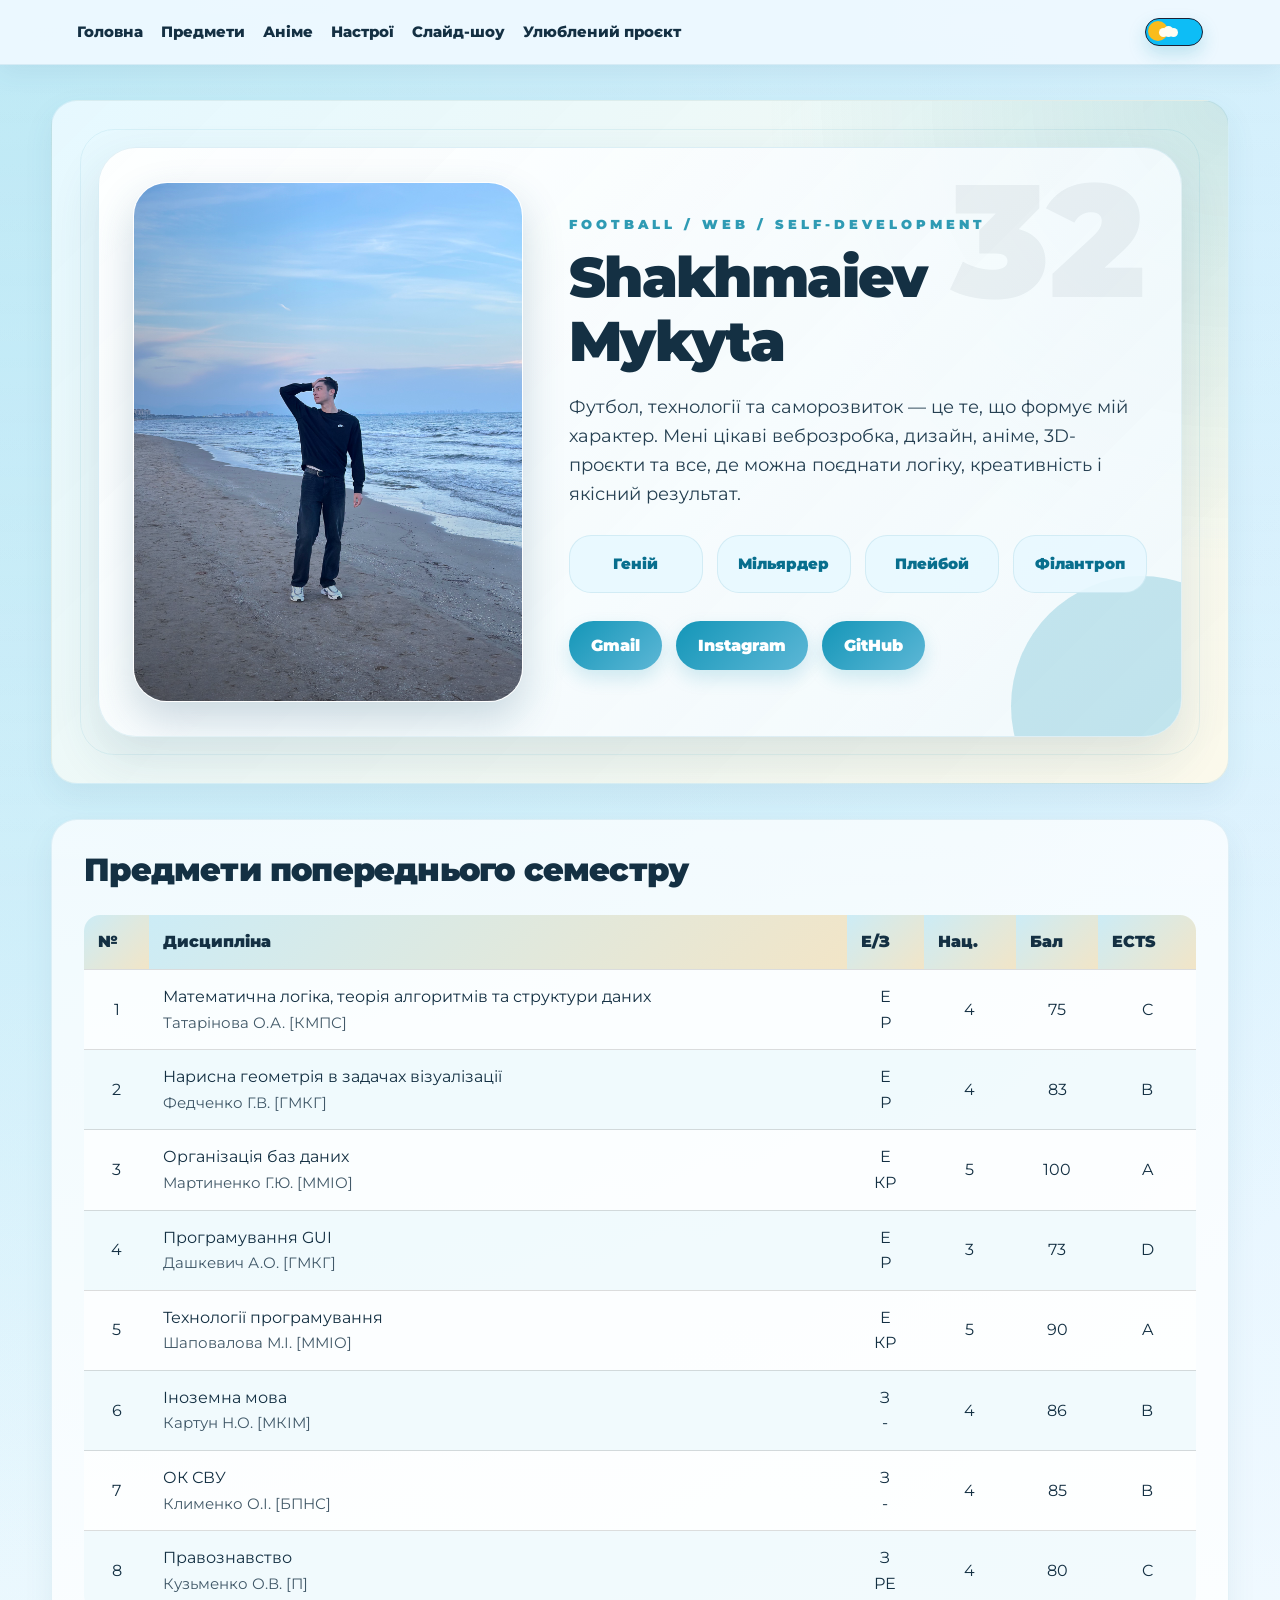
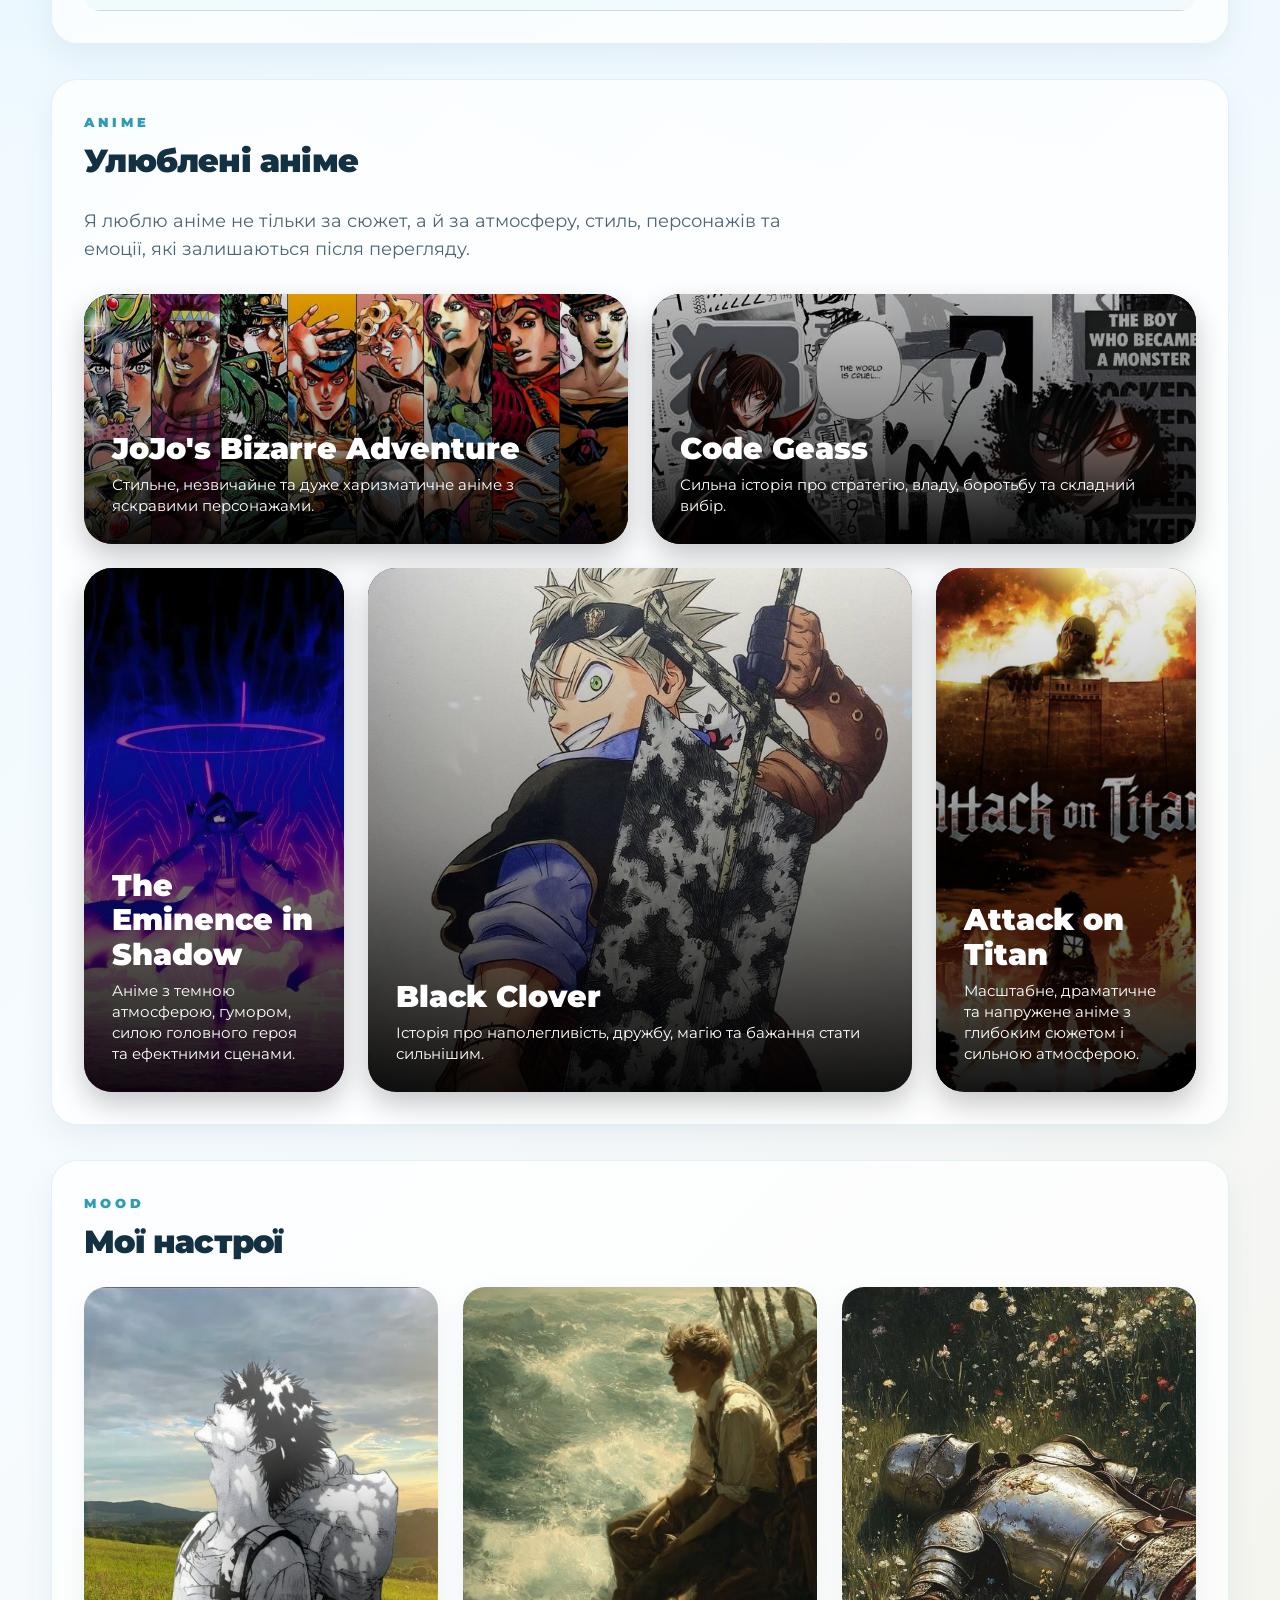
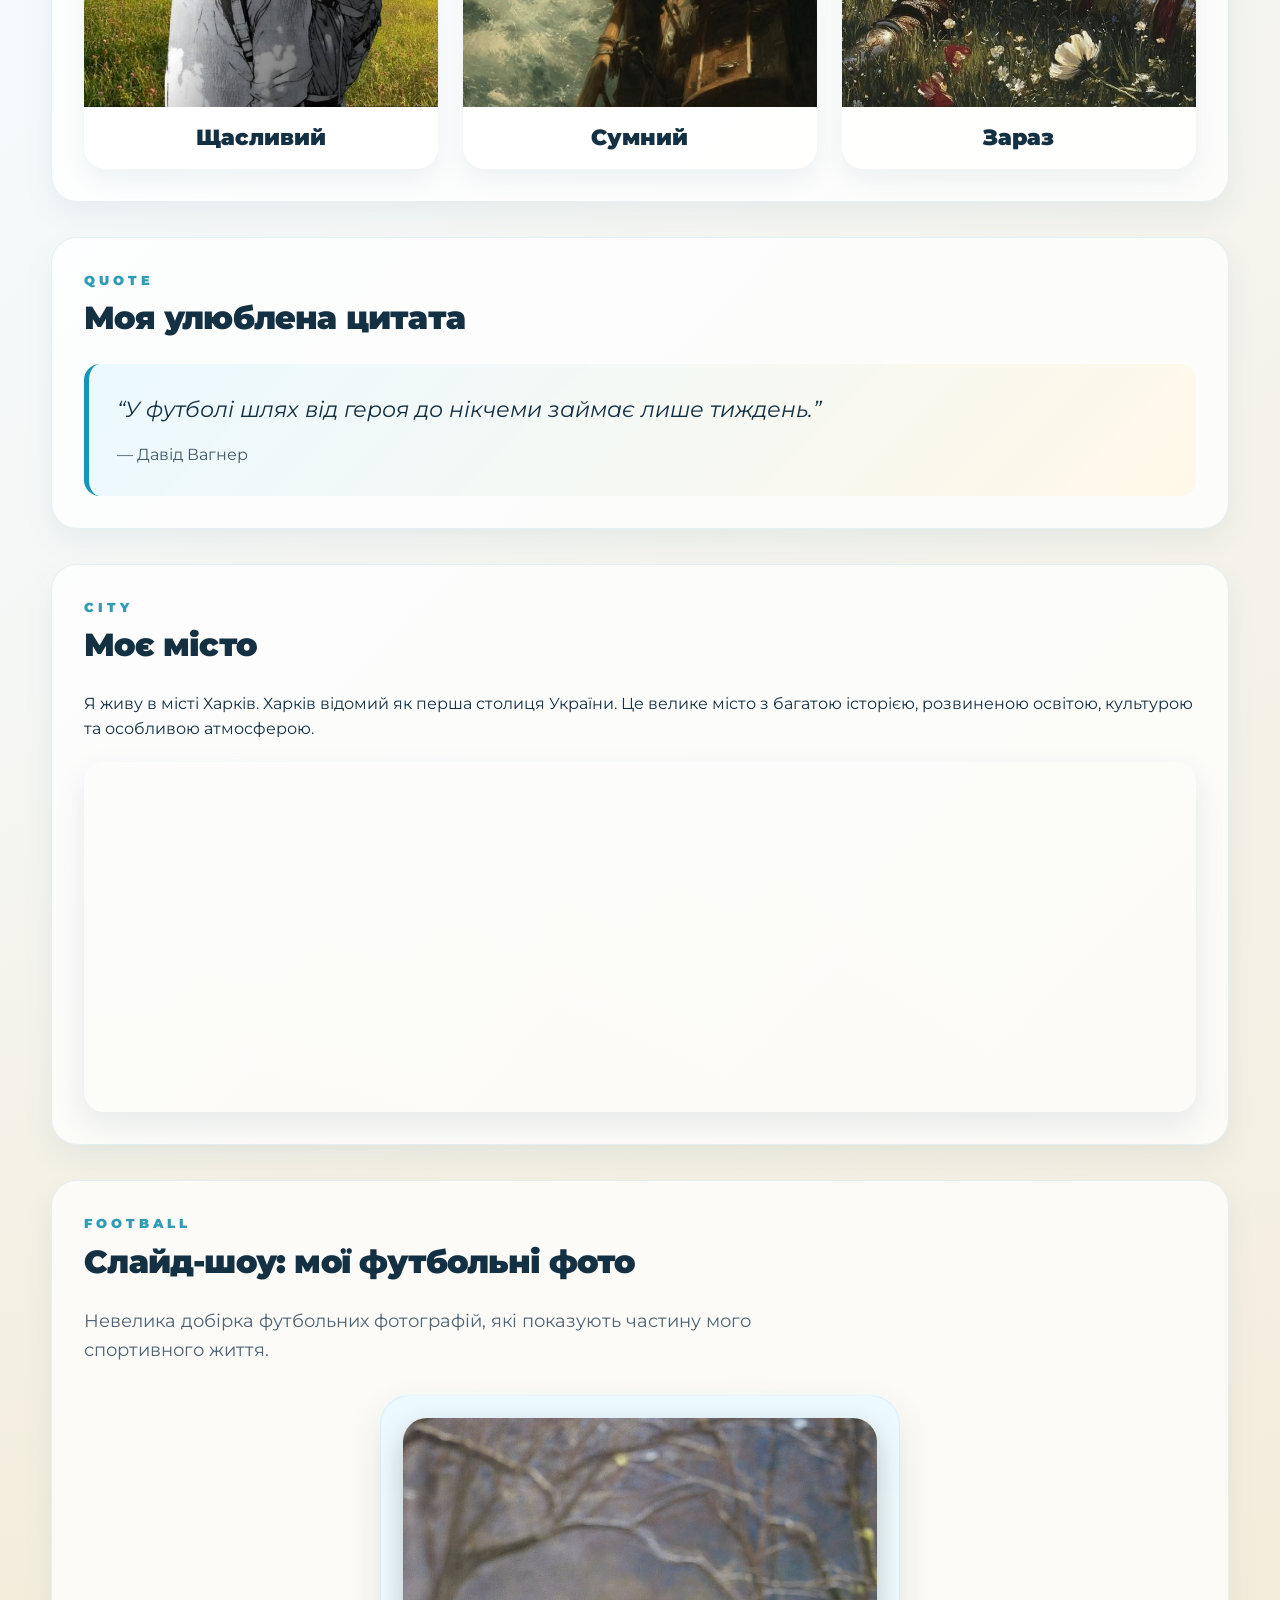
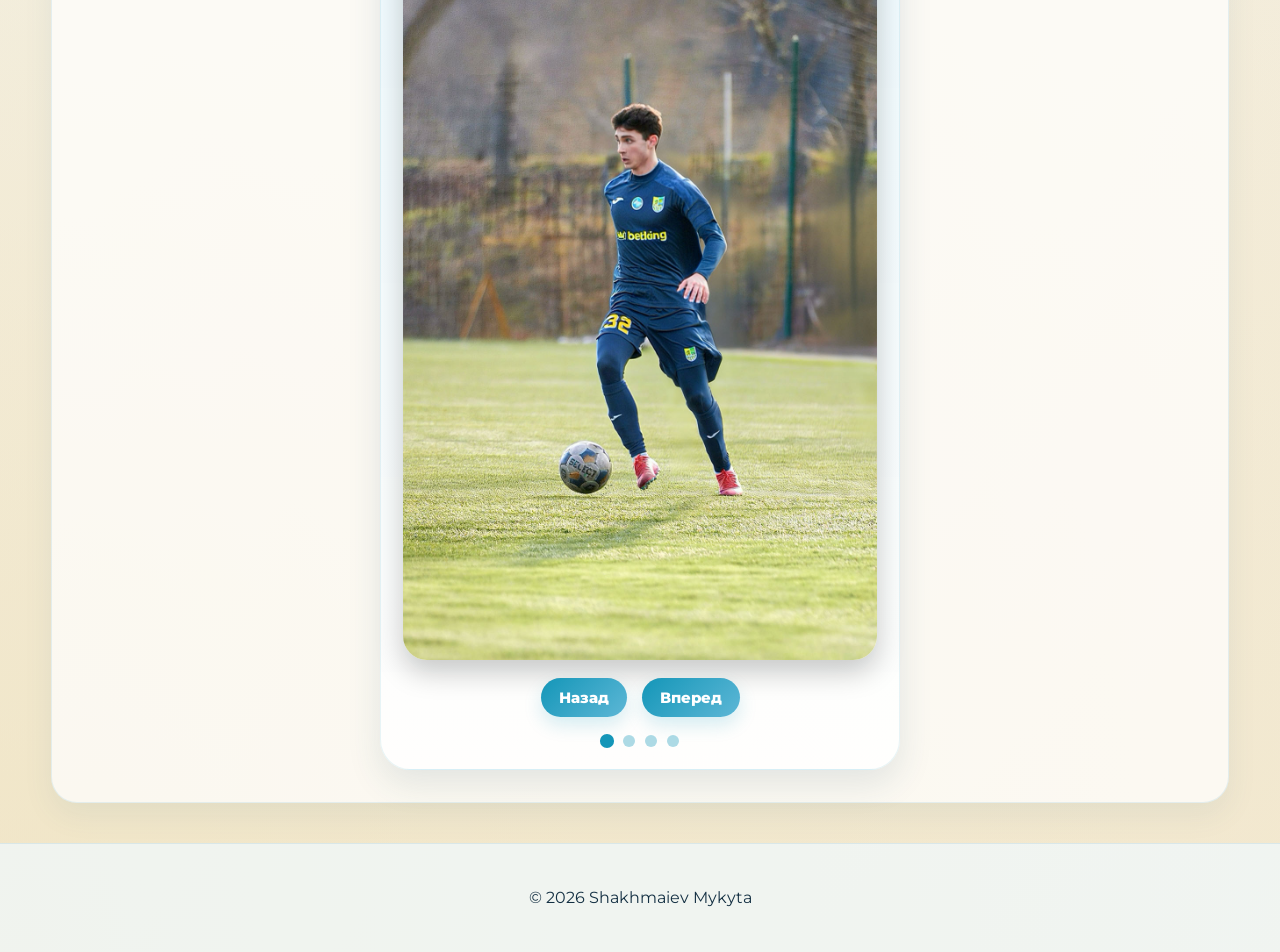
<file: index.html>
<!DOCTYPE html>
<html lang="uk">
<head>
    <meta charset="UTF-8">
    <meta name="viewport" content="width=device-width, initial-scale=1.0">
    <title>Shakhmaiev Mykyta</title>

    <link rel="preconnect" href="https://fonts.googleapis.com">
    <link rel="preconnect" href="https://fonts.gstatic.com" crossorigin>
    <link href="https://fonts.googleapis.com/css2?family=Montserrat:wght@400;500;600;700;800;900&display=swap" rel="stylesheet">

    <link rel="stylesheet" href="styles.css">
</head>
<body class="light-theme">

    <header class="header">
        <nav class="nav">
            <a href="index.html">Головна</a>
            <a href="#subjects">Предмети</a>
            <a href="#anime">Аніме</a>
            <a href="#mood">Настрої</a>
            <a href="#slideshow">Слайд-шоу</a>
            <a href="project.html">Улюблений проєкт</a>
        </nav>

       <div class="theme-buttons">
    <button
        type="button"
        class="theme-switcher-grid"
        id="themeToggle"
        aria-label="Перемкнути тему"
        title="Перемкнути тему"
    >
        <span class="sun" aria-hidden="true"></span>
        <span class="moon-overlay" aria-hidden="true"></span>

        <span class="cloud-ball cloud-ball-left" aria-hidden="true"></span>
        <span class="cloud-ball cloud-ball-middle" aria-hidden="true"></span>
        <span class="cloud-ball cloud-ball-right" aria-hidden="true"></span>
        <span class="cloud-ball cloud-ball-top" aria-hidden="true"></span>

        <span class="star star-1" aria-hidden="true"></span>
        <span class="star star-2" aria-hidden="true"></span>
        <span class="star star-3" aria-hidden="true"></span>
        <span class="star star-4" aria-hidden="true"></span>
    </button>
</div>
    </header>

    <main class="main">

        <section class="hero-section">
            <div class="profile-card">
                <div class="profile-photo">
                    <img src="site/profile.jpg" alt="Фото Шахмаєва Микити">
                </div>

                <div class="profile-info">
                    <p class="section-label">FOOTBALL / WEB / SELF-DEVELOPMENT</p>

                    <h1>Shakhmaiev Mykyta</h1>

                    <p class="hero-description">
                        Футбол, технології та саморозвиток — це те, що формує мій характер.
                        Мені цікаві веброзробка, дизайн, аніме, 3D-проєкти та все, де можна
                        поєднати логіку, креативність і якісний результат.
                    </p>

                    <div class="profile-words">
                        <span>Геній</span>
                        <span>Мільярдер</span>
                        <span>Плейбой</span>
                        <span>Філантроп</span>
                    </div>

                    <div class="profile-links">
    <a href="mailto:nik.vanquisher@gmail.com">Gmail</a>
    <a href="https://www.instagram.com/shakhmaievv" target="_blank">Instagram</a>
    <a href="https://github.com/Shakhmaiev" target="_blank">GitHub</a>
</div>
                </div>
            </div>
        </section>

        <section class="subjects-section" id="subjects">
            <h2>Предмети попереднього семестру</h2>

            <table>
                <thead>
                    <tr>
                        <th>№</th>
                        <th>Дисципліна</th>
                        <th>Е/З</th>
                        <th>Нац.</th>
                        <th>Бал</th>
                        <th>ECTS</th>
                    </tr>
                </thead>

                <tbody>
                    <tr>
                        <td>1</td>
                        <td>
                            Математична логіка, теорія алгоритмів та структури даних<br>
                            <span>Татарінова О.А. [КМПС]</span>
                        </td>
                        <td>Е<br>Р</td>
                        <td>4</td>
                        <td>75</td>
                        <td>C</td>
                    </tr>

                    <tr>
                        <td>2</td>
                        <td>
                            Нарисна геометрія в задачах візуалізації<br>
                            <span>Федченко Г.В. [ГМКГ]</span>
                        </td>
                        <td>Е<br>Р</td>
                        <td>4</td>
                        <td>83</td>
                        <td>B</td>
                    </tr>

                    <tr>
                        <td>3</td>
                        <td>
                            Організація баз даних<br>
                            <span>Мартиненко Г.Ю. [ММІО]</span>
                        </td>
                        <td>Е<br>КР</td>
                        <td>5</td>
                        <td>100</td>
                        <td>A</td>
                    </tr>

                    <tr>
                        <td>4</td>
                        <td>
                            Програмування GUI<br>
                            <span>Дашкевич А.О. [ГМКГ]</span>
                        </td>
                        <td>Е<br>Р</td>
                        <td>3</td>
                        <td>73</td>
                        <td>D</td>
                    </tr>

                    <tr>
                        <td>5</td>
                        <td>
                            Технології програмування<br>
                            <span>Шаповалова М.І. [ММІО]</span>
                        </td>
                        <td>Е<br>КР</td>
                        <td>5</td>
                        <td>90</td>
                        <td>A</td>
                    </tr>

                    <tr>
                        <td>6</td>
                        <td>
                            Іноземна мова<br>
                            <span>Картун Н.О. [МКІМ]</span>
                        </td>
                        <td>З<br>-</td>
                        <td>4</td>
                        <td>86</td>
                        <td>B</td>
                    </tr>

                    <tr>
                        <td>7</td>
                        <td>
                            ОК СВУ<br>
                            <span>Клименко О.І. [БПНС]</span>
                        </td>
                        <td>З<br>-</td>
                        <td>4</td>
                        <td>85</td>
                        <td>B</td>
                    </tr>

                    <tr>
                        <td>8</td>
                        <td>
                            Правознавство<br>
                            <span>Кузьменко О.В. [П]</span>
                        </td>
                        <td>З<br>РЕ</td>
                        <td>4</td>
                        <td>80</td>
                        <td>C</td>
                    </tr>
                </tbody>
            </table>
        </section>

        <section class="anime-section" id="anime">
            <p class="section-label">ANIME</p>
            <h2>Улюблені аніме</h2>

            <p class="section-description">
                Я люблю аніме не тільки за сюжет, а й за атмосферу, стиль, персонажів
                та емоції, які залишаються після перегляду.
            </p>

            <div class="anime-grid">
                <a href="https://uk.wikipedia.org/wiki/JoJo%27s_Bizarre_Adventure" target="_blank" class="anime-card anime-jojo">
                    <img src="site/jojo.jpg" alt="Джо Джо" loading="lazy">

                    <div class="anime-card-content">
                        <h3>JoJo's Bizarre Adventure</h3>
                        <p>
                            Стильне, незвичайне та дуже харизматичне аніме
                            з яскравими персонажами.
                        </p>
                    </div>
                </a>

                <a href="https://uk.wikipedia.org/wiki/Code_Geass" target="_blank" class="anime-card anime-code">
                    <img src="site/code-geass.jpg" alt="Код Гіас" loading="lazy">

                    <div class="anime-card-content">
                        <h3>Code Geass</h3>
                        <p>
                            Сильна історія про стратегію, владу, боротьбу
                            та складний вибір.
                        </p>
                    </div>
                </a>

                <a href="https://uk.wikipedia.org/wiki/The_Eminence_in_Shadow" target="_blank" class="anime-card anime-shadow">
                    <img src="site/shadow.jpg" alt="Восхождение в тени" loading="lazy">

                    <div class="anime-card-content">
                        <h3>The Eminence in Shadow</h3>
                        <p>
                            Аніме з темною атмосферою, гумором, силою головного героя
                            та ефектними сценами.
                        </p>
                    </div>
                </a>

                <a href="https://uk.wikipedia.org/wiki/Black_Clover" target="_blank" class="anime-card anime-clover">
                    <img src="site/black-clover.jpg" alt="Чорний Клевер" loading="lazy">

                    <div class="anime-card-content">
                        <h3>Black Clover</h3>
                        <p>
                            Історія про наполегливість, дружбу, магію
                            та бажання стати сильнішим.
                        </p>
                    </div>
                </a>

                <a href="https://uk.wikipedia.org/wiki/Attack_on_Titan" target="_blank" class="anime-card anime-attack">
                    <img src="site/attack-on-titan.jpg" alt="Атака титанів" loading="lazy">

                    <div class="anime-card-content">
                        <h3>Attack on Titan</h3>
                        <p>
                            Масштабне, драматичне та напружене аніме
                            з глибоким сюжетом і сильною атмосферою.
                        </p>
                    </div>
                </a>
            </div>
        </section>

        <section class="mood-section" id="mood">
            <p class="section-label">MOOD</p>
            <h2>Мої настрої</h2>

            <div class="mood-gallery">
                <div class="mood-card">
                    <img src="site/smile.jpg" alt="Щасливий настрій" loading="lazy">
                    <h3>Щасливий</h3>
                </div>

                <div class="mood-card">
                    <img src="site/sad.jpg" alt="Сумний настрій" loading="lazy">
                    <h3>Сумний</h3>
                </div>

                <div class="mood-card">
                    <img src="site/zaraz.jpg" alt="Мій настрій зараз" loading="lazy">
                    <h3>Зараз</h3>
                </div>
            </div>
        </section>

        <section class="quote-section">
            <p class="section-label">QUOTE</p>
            <h2>Моя улюблена цитата</h2>

            <blockquote>
                “У футболі шлях від героя до нікчеми займає лише тиждень.”
                <cite>— Давід Вагнер</cite>
            </blockquote>
        </section>

        <section class="city-section">
            <p class="section-label">CITY</p>
            <h2>Моє місто</h2>

            <p>
                Я живу в місті Харків. Харків відомий як перша столиця України.
                Це велике місто з багатою історією, розвиненою освітою, культурою
                та особливою атмосферою.
            </p>

            <div class="map-wrapper">
                <iframe
                    class="map-frame"
                    src="https://www.google.com/maps?q=Kharkiv,%20Ukraine&output=embed"
                    allowfullscreen
                    loading="lazy"
                    referrerpolicy="no-referrer-when-downgrade">
                </iframe>
            </div>
        </section>

        <section class="slideshow-section" id="slideshow">
            <p class="section-label">FOOTBALL</p>
            <h2>Слайд-шоу: мої футбольні фото</h2>

            <p class="section-description">
                Невелика добірка футбольних фотографій, які показують частину
                мого спортивного життя.
            </p>

            <div class="slideshow-wrapper">
                <div class="slideshow-card">
                   <div class="slide active">
    <img src="site/1.jpg" alt="Футбольне фото 1" class="slide-first-photo">
</div>

                    <div class="slide">
                        <img src="site/2.jpg" alt="Футбольне фото 2" loading="lazy">
                    </div>

                    <div class="slide">
                        <img src="site/3.jpg" alt="Футбольне фото 3" loading="lazy">
                    </div>

                    <div class="slide">
                        <img src="site/4.jpg" alt="Футбольне фото 4" loading="lazy">
                    </div>

                    <div class="slider-controls">
                        <button type="button" onclick="prevSlide()">Назад</button>
                        <button type="button" onclick="nextSlide()">Вперед</button>
                    </div>

                    <div class="slider-dots" id="sliderDots"></div>
                </div>
            </div>
        </section>

    </main>

    <footer class="footer">
        <p>© 2026 Shakhmaiev Mykyta</p>
    </footer>

    <script src="script.js"></script>
</body>
</html>
</file>
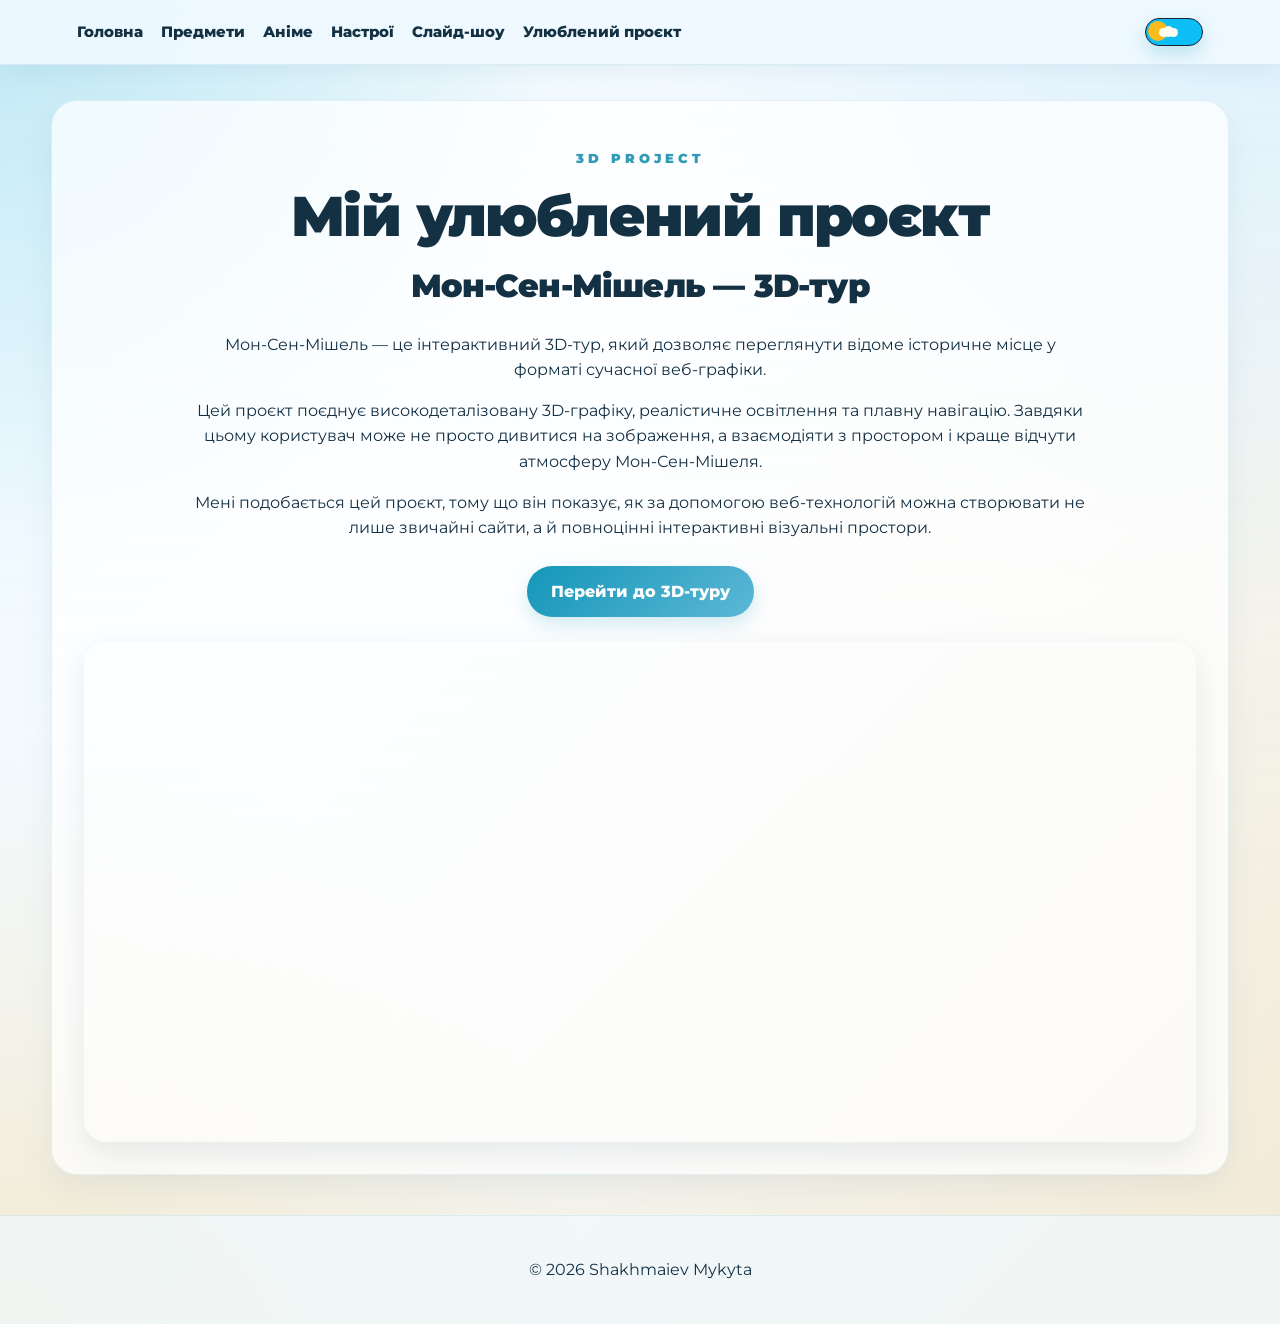
<file: project.html>
<!DOCTYPE html>
<html lang="uk">
<head>
    <meta charset="UTF-8">
    <meta name="viewport" content="width=device-width, initial-scale=1.0">
    <title>Favourite Project</title>

    <link rel="preconnect" href="https://fonts.googleapis.com">
    <link rel="preconnect" href="https://fonts.gstatic.com" crossorigin>
    <link href="https://fonts.googleapis.com/css2?family=Montserrat:wght@400;500;600;700;800;900&display=swap" rel="stylesheet">

    <link rel="stylesheet" href="styles.css">
</head>
<body class="light-theme">

    <header class="header">
        <nav class="nav">
            <a href="index.html">Головна</a>
            <a href="index.html#subjects">Предмети</a>
            <a href="index.html#anime">Аніме</a>
            <a href="index.html#mood">Настрої</a>
            <a href="index.html#slideshow">Слайд-шоу</a>
            <a href="project.html">Улюблений проєкт</a>
        </nav>

       <div class="theme-buttons">
    <button
        type="button"
        class="theme-switcher-grid"
        id="themeToggle"
        aria-label="Перемкнути тему"
        title="Перемкнути тему"
    >
        <span class="sun" aria-hidden="true"></span>
        <span class="moon-overlay" aria-hidden="true"></span>

        <span class="cloud-ball cloud-ball-left" aria-hidden="true"></span>
        <span class="cloud-ball cloud-ball-middle" aria-hidden="true"></span>
        <span class="cloud-ball cloud-ball-right" aria-hidden="true"></span>
        <span class="cloud-ball cloud-ball-top" aria-hidden="true"></span>

        <span class="star star-1" aria-hidden="true"></span>
        <span class="star star-2" aria-hidden="true"></span>
        <span class="star star-3" aria-hidden="true"></span>
        <span class="star star-4" aria-hidden="true"></span>
    </button>
</div>
    </header>

    <main class="main">

        <section class="project-section">
            <p class="section-label">3D PROJECT</p>

            <h1>Мій улюблений проєкт</h1>

            <h2>Мон-Сен-Мішель — 3D-тур</h2>

            <p>
                Мон-Сен-Мішель — це інтерактивний 3D-тур, який дозволяє переглянути
                відоме історичне місце у форматі сучасної веб-графіки.
            </p>

            <p>
                Цей проєкт поєднує високодеталізовану 3D-графіку, реалістичне
                освітлення та плавну навігацію. Завдяки цьому користувач може
                не просто дивитися на зображення, а взаємодіяти з простором і
                краще відчути атмосферу Мон-Сен-Мішеля.
            </p>

            <p>
                Мені подобається цей проєкт, тому що він показує, як за допомогою
                веб-технологій можна створювати не лише звичайні сайти, а й
                повноцінні інтерактивні візуальні простори.
            </p>

            <div class="project-link">
                <a href="https://mont-saint-michel-3d.website" target="_blank">
                    Перейти до 3D-туру
                </a>
            </div>

            <div class="project-preview">
                <iframe
                    class="project-frame"
                    src="https://mont-saint-michel-3d.website"
                    title="Мон-Сен-Мішель 3D-тур"
                    loading="lazy">
                </iframe>
            </div>
        </section>

    </main>

    <footer class="footer">
        <p>© 2026 Shakhmaiev Mykyta</p>
    </footer>

    <script src="script.js"></script>
</body>
</html>
</file>
<file: styles.css>
* {
    box-sizing: border-box;
}

html {
    scroll-behavior: smooth;
}

body {
    margin: 0;
    font-family: "Montserrat", Arial, sans-serif;
    line-height: 1.6;
    transition: background-color 0.3s, color 0.3s, background 0.3s;
    position: relative;
    min-height: 100vh;
}

body::before {
    content: "";
    position: fixed;
    inset: 0;
    pointer-events: none;
    z-index: 0;
}

.header,
.main,
.footer {
    position: relative;
    z-index: 1;
}

a {
    text-decoration: none;
    transition: color 0.3s;
}

img {
    max-width: 100%;
    display: block;
}

.header {
    padding: 18px 6%;
    display: flex;
    justify-content: space-between;
    align-items: center;
    gap: 24px;
    position: sticky;
    top: 0;
    z-index: 10;
}

.nav {
    display: flex;
    gap: 18px;
    flex-wrap: wrap;
}

.nav a {
    font-weight: 800;
    font-size: 15px;
}

.theme-buttons {
    display: flex;
    align-items: center;
    justify-content: center;
}

button {
    border: none;
    cursor: pointer;
    font-family: inherit;
    transition: 0.3s;
}

button:hover {
    transform: translateY(-2px);
}

/* THEME SWITCHER */

.theme-switcher-grid {
    display: grid;
    grid-template-columns: repeat(54, 1px);
    grid-template-rows: repeat(24, 1px);
    gap: 0;
    width: 58px;
    height: 28px;
    position: relative;
    padding: 0;
    appearance: none;
    border-radius: 49px;
    border: 1px solid var(--theme-switcher-border);
    background: var(--theme-switcher-bg);
    overflow: hidden;
    transition:
        background-color 0.8s ease,
        border-color 0.8s ease,
        transform 0.3s ease,
        box-shadow 0.3s ease;
}

.sun {
    grid-column: 3 / 23;
    grid-row: 3 / 23;
    height: 20px;
    border-radius: 50%;
    background: #fabc1c;
    transition:
        grid-column 0.8s ease,
        background-color 0.8s ease;
}

.moon-overlay {
    position: absolute;
    left: 3px;
    top: 3px;
    width: 18px;
    height: 18px;
    z-index: 1;
    border-radius: 50%;
    background: var(--theme-switcher-bg);
    opacity: 0;
    transition:
        left 0.8s ease,
        top 0.8s ease,
        opacity 0.8s ease,
        background-color 0.8s ease;
}

.cloud-ball {
    position: absolute;
    z-index: 2;
    width: 9px;
    height: 9px;
    border-radius: 50%;
    background: #fffdf2;
    transition:
        top 0.8s ease,
        left 0.8s ease,
        width 0.8s ease,
        height 0.8s ease;
}

.cloud-ball-left {
    top: calc((8 / 24) * 100%);
    left: calc((12 / 54) * 100%);
}

.cloud-ball-middle {
    top: calc((8 / 24) * 100%);
    left: calc((17 / 54) * 100%);
}

.cloud-ball-right {
    top: calc((8 / 24) * 100%);
    left: calc((22 / 54) * 100%);
}

.cloud-ball-top {
    top: calc((6 / 24) * 100%);
    left: calc((17 / 54) * 100%);
}

.star {
    position: absolute;
    width: 2px;
    height: 2px;
    border-radius: 50%;
    background: #fffdf2;
    opacity: 0;
    transition: opacity 0.8s ease;
}

.star-1 {
    top: calc((7 / 24) * 100%);
    left: calc((10 / 54) * 100%);
}

.star-2 {
    top: calc((9 / 24) * 100%);
    left: calc((16 / 54) * 100%);
}

.star-3 {
    top: calc((13 / 24) * 100%);
    left: calc((23 / 54) * 100%);
}

.star-4 {
    top: calc((18 / 24) * 100%);
    left: calc((29 / 54) * 100%);
}

.dark-theme .sun {
    grid-column: 33 / 53;
    background: #fffdf2;
}

.dark-theme .moon-overlay {
    left: calc((28 / 54) * 100%);
    top: calc((4 / 24) * 100%);
    width: 18px;
    height: 18px;
    opacity: 1;
    background: #272a30;
}

.dark-theme .cloud-ball-left {
    top: calc((16 / 24) * 100%);
    left: calc((16 / 54) * 100%);
    width: 2px;
    height: 2px;
}

.dark-theme .cloud-ball-middle {
    top: calc((3 / 24) * 100%);
    left: calc((22 / 54) * 100%);
    width: 2px;
    height: 2px;
}

.dark-theme .cloud-ball-right {
    top: calc((10 / 24) * 100%);
    left: calc((29 / 54) * 100%);
    width: 2px;
    height: 2px;
}

.dark-theme .cloud-ball-top {
    top: calc((5 / 24) * 100%);
    left: calc((34 / 54) * 100%);
    width: 2px;
    height: 2px;
}

.dark-theme .star {
    opacity: 1;
}

.main {
    width: 92%;
    max-width: 1200px;
    margin: 0 auto;
}

section {
    margin: 35px 0;
    padding: 32px;
    border-radius: 26px;
}

h1,
h2,
h3 {
    margin-top: 0;
    line-height: 1.15;
}

h1 {
    font-size: 56px;
    margin-bottom: 20px;
    font-weight: 900;
    letter-spacing: -1.6px;
}

h2 {
    font-size: 32px;
    font-weight: 900;
    letter-spacing: -0.8px;
}

h3 {
    font-size: 22px;
    font-weight: 900;
}

.section-label {
    margin: 0 0 10px;
    color: #2f9bb4;
    font-size: 13px;
    font-weight: 900;
    letter-spacing: 4px;
    text-transform: uppercase;
}

.section-description {
    max-width: 720px;
    margin-bottom: 30px;
    font-size: 18px;
    color: #4e6474;
}

/* HERO PROFILE CARD */

.hero-section {
    min-height: 640px;
    display: flex;
    align-items: center;
    padding: 46px;
    overflow: hidden;
    position: relative;
}

.hero-section::before {
    content: "";
    position: absolute;
    inset: 28px;
    border-radius: 34px;
    opacity: 0.5;
    pointer-events: none;
}

.profile-card {
    width: 100%;
    position: relative;
    z-index: 2;
    display: grid;
    grid-template-columns: 0.82fr 1.18fr;
    align-items: center;
    gap: 34px;
    padding: 34px;
    border-radius: 38px;
    overflow: hidden;
}

.profile-card::before {
    content: "32";
    position: absolute;
    right: 36px;
    top: 12px;
    font-size: 160px;
    font-weight: 900;
    line-height: 1;
    opacity: 0.055;
    pointer-events: none;
}

.profile-card::after {
    content: "";
    position: absolute;
    right: -90px;
    bottom: -100px;
    width: 260px;
    height: 260px;
    border-radius: 50%;
    opacity: 0.22;
    pointer-events: none;
}

.profile-photo {
    position: relative;
    z-index: 2;
    width: 100%;
    max-width: 390px;
    aspect-ratio: 3 / 4;
    border-radius: 34px;
    overflow: hidden;
}

.profile-photo::before {
    content: "";
    position: absolute;
    inset: 0;
    z-index: 1;
    background:
        linear-gradient(to top, rgba(0, 0, 0, 0.34), transparent 45%),
        linear-gradient(to right, rgba(0, 0, 0, 0.14), transparent 48%);
    pointer-events: none;
}

.profile-photo img {
    width: 100%;
    height: 100%;
    object-fit: cover;
    object-position: center top;
}

.profile-info {
    position: relative;
    z-index: 2;
    text-align: left;
}

.hero-description {
    max-width: 700px;
    margin-bottom: 26px;
    font-size: 18px;
    opacity: 0.92;
}

.profile-words {
    display: grid;
    grid-template-columns: repeat(4, 1fr);
    gap: 14px;
    margin-bottom: 28px;
}

.profile-words span {
    padding: 16px 12px;
    border-radius: 22px;
    text-align: center;
    font-size: 15px;
    font-weight: 900;
}

.profile-links {
    display: flex;
    gap: 14px;
    flex-wrap: wrap;
}

.profile-links a {
    display: inline-flex;
    align-items: center;
    justify-content: center;
    min-height: 46px;
    padding: 12px 22px;
    border-radius: 999px;
    font-weight: 900;
    transition: 0.25s;
}

.profile-links a:hover {
    transform: translateY(-2px);
}

/* TABLE */

table {
    width: 100%;
    border-collapse: collapse;
    overflow: hidden;
    border-radius: 16px;
}

th,
td {
    padding: 14px;
    text-align: left;
    border-bottom: 1px solid rgba(120, 120, 120, 0.25);
}

th {
    font-weight: 900;
}

td:first-child,
td:nth-child(3),
td:nth-child(4),
td:nth-child(5),
td:nth-child(6) {
    text-align: center;
}

td span {
    font-size: 15px;
    opacity: 0.8;
}

/* ANIME */

.anime-grid {
    display: grid;
    grid-template-columns: repeat(4, 1fr);
    grid-template-rows: 250px 250px 250px;
    grid-template-areas:
        "jojo jojo code code"
        "shadow clover clover attack"
        "shadow clover clover attack";
    gap: 24px;
}

.anime-card {
    position: relative;
    overflow: hidden;
    border-radius: 28px;
    color: #ffffff;
    display: flex;
    align-items: flex-end;
    text-decoration: none;
    background: #111827;
    box-shadow: 0 12px 28px rgba(0, 0, 0, 0.22);
}

.anime-jojo {
    grid-area: jojo;
}

.anime-code {
    grid-area: code;
}

.anime-shadow {
    grid-area: shadow;
}

.anime-clover {
    grid-area: clover;
}

.anime-attack {
    grid-area: attack;
}

.anime-card img {
    position: absolute;
    inset: 0;
    width: 100%;
    height: 100%;
    object-fit: cover;
    object-position: center;
    transition: transform 0.35s;
}

.anime-jojo img {
    object-position: center;
}

.anime-code img {
    object-position: center top;
}

.anime-shadow img {
    object-position: center 62%;
}

.anime-clover img {
    object-position: center;
}

.anime-attack img {
    object-position: center top;
}

.anime-card::after {
    content: "";
    position: absolute;
    inset: 0;
    background: linear-gradient(
        to top,
        rgba(0, 0, 0, 0.92),
        rgba(0, 0, 0, 0.36),
        rgba(0, 0, 0, 0.04)
    );
}

.anime-card:hover img {
    transform: scale(1.03);
}

.anime-card-content {
    position: relative;
    z-index: 1;
    padding: 28px;
}

.anime-card-content h3 {
    margin-bottom: 8px;
    font-size: 30px;
    color: #ffffff;
}

.anime-card-content p {
    max-width: 650px;
    margin: 0;
    color: #ffffff;
    font-size: 15px;
    line-height: 1.4;
}

/* MOOD */

.mood-gallery {
    display: grid;
    grid-template-columns: repeat(3, 1fr);
    gap: 25px;
}

.mood-card {
    overflow: hidden;
    border-radius: 22px;
    text-align: center;
    transition: 0.3s;
}

.mood-card:hover {
    transform: translateY(-5px);
}

.mood-card img {
    width: 100%;
    aspect-ratio: 4 / 5;
    height: auto;
    max-height: 420px;
    object-fit: cover;
    object-position: center;
}

.mood-card h3 {
    padding: 18px;
    margin: 0;
}

/* QUOTE */

blockquote {
    margin: 0;
    padding: 28px;
    border-left: 5px solid;
    font-size: 22px;
    font-style: italic;
    border-radius: 16px;
}

cite {
    display: block;
    margin-top: 15px;
    font-size: 16px;
    font-style: normal;
    opacity: 0.8;
}

/* MAP */

.map-wrapper {
    margin-top: 20px;
    overflow: hidden;
    border-radius: 20px;
}

.map-frame {
    display: block;
    width: 100%;
    height: 350px;
    border: 0;
}

/* SLIDESHOW */

.slideshow-wrapper {
    display: flex;
    justify-content: center;
}

.slideshow-card {
    width: 100%;
    max-width: 520px;
    padding: 22px;
    border-radius: 30px;
    position: relative;
}

.slide {
    display: none;
    animation: fadeSlide 0.35s ease;
}

.slide.active {
    display: block;
}

.slide img {
    width: 100%;
    border-radius: 24px;
    object-fit: cover;
    object-position: center top;
    box-shadow: 0 12px 28px rgba(0, 0, 0, 0.22);
}

.slide-first-photo {
    object-position: center 18%;
}

.slider-controls {
    margin-top: 18px;
    display: flex;
    justify-content: center;
    gap: 15px;
}

.slider-controls button {
    padding: 10px 18px;
    border-radius: 24px;
    font-size: 15px;
    font-weight: 800;
}

.slider-dots {
    margin-top: 18px;
    display: flex;
    justify-content: center;
    gap: 10px;
}

.slider-dot {
    width: 12px;
    height: 12px;
    border-radius: 50%;
    padding: 0;
    transition: 0.25s;
    opacity: 0.35;
}

.slider-dot.active {
    transform: scale(1.18);
    opacity: 1;
}

/* PROJECT PAGE */

.project-section {
    text-align: center;
}

.project-section p {
    max-width: 900px;
    margin: 15px auto;
}

.project-link {
    margin: 25px 0;
}

.project-link a {
    display: inline-block;
    padding: 13px 24px;
    border-radius: 25px;
    font-weight: 800;
    transition: 0.3s;
}

.project-link a:hover {
    transform: translateY(-2px);
}

.project-preview {
    overflow: hidden;
    border-radius: 22px;
    margin-top: 25px;
}

.project-frame {
    display: block;
    width: 100%;
    height: 500px;
    border: 0;
}

.footer {
    text-align: center;
    padding: 25px;
    margin-top: 40px;
}

@keyframes fadeSlide {
    from {
        opacity: 0.4;
        transform: translateY(8px);
    }

    to {
        opacity: 1;
        transform: translateY(0);
    }
}

/* LIGHT THEME */

body.light-theme {
    color: #143043;
    background:
        radial-gradient(circle at top left, rgba(151, 220, 238, 0.65), transparent 30%),
        radial-gradient(circle at top right, rgba(209, 238, 255, 0.8), transparent 34%),
        radial-gradient(circle at bottom left, rgba(238, 221, 176, 0.55), transparent 32%),
        linear-gradient(135deg, #e9f8ff 0%, #f6fbff 42%, #f3ead5 100%);
}

body.light-theme::before {
    background:
        linear-gradient(
            180deg,
            rgba(255, 255, 255, 0.18) 0%,
            rgba(255, 255, 255, 0.05) 100%
        );
}

.light-theme .header {
    background: rgba(239, 249, 255, 0.92);
    border-bottom: 1px solid rgba(79, 156, 184, 0.14);
    box-shadow: 0 8px 24px rgba(48, 101, 125, 0.08);
}

.light-theme .nav a {
    color: #143043;
}

.light-theme .nav a:hover,
.light-theme a {
    color: #0787a6;
}

.light-theme .theme-switcher-grid {
    --theme-switcher-bg: #0dbdf6;
    --theme-switcher-border: #1c2135;
    box-shadow: 0 8px 18px rgba(20, 150, 184, 0.22);
}

.light-theme section {
    background: rgba(255, 255, 255, 0.72);
    border: 1px solid rgba(115, 183, 207, 0.18);
    box-shadow: 0 12px 30px rgba(47, 105, 130, 0.08);
}

.light-theme .hero-section {
    background:
        radial-gradient(circle at top right, rgba(20, 150, 184, 0.18), transparent 34%),
        linear-gradient(135deg, rgba(232, 249, 255, 0.94), rgba(255, 249, 232, 0.88));
}

.light-theme .hero-section::before {
    border: 1px solid rgba(20, 150, 184, 0.16);
}

.light-theme .profile-card {
    background:
        linear-gradient(135deg, rgba(255, 255, 255, 0.92), rgba(239, 249, 255, 0.84));
    border: 1px solid rgba(115, 183, 207, 0.2);
    box-shadow: 0 22px 48px rgba(42, 91, 118, 0.14);
}

.light-theme .profile-card::after {
    background: #1496b8;
}

.light-theme .profile-photo {
    box-shadow: 0 18px 40px rgba(42, 91, 118, 0.22);
    border: 1px solid rgba(255, 255, 255, 0.86);
}

.light-theme .profile-words span {
    background: rgba(232, 249, 255, 0.9);
    border: 1px solid rgba(88, 166, 192, 0.16);
    color: #086f8e;
}

.light-theme .profile-links a,
.light-theme .project-link a,
.light-theme .slider-controls button {
    background: linear-gradient(135deg, #1496b8 0%, #5db7d6 100%);
    color: #ffffff;
    box-shadow: 0 8px 18px rgba(20, 150, 184, 0.18);
}

.light-theme .profile-links a:hover,
.light-theme .project-link a:hover,
.light-theme .slider-controls button:hover {
    background: linear-gradient(135deg, #087f9d 0%, #41a8ca 100%);
}

.light-theme th {
    background: linear-gradient(135deg, #ccecf6 0%, #f2e5c7 100%);
    color: #143043;
}

.light-theme tr:nth-child(even) {
    background: rgba(239, 249, 253, 0.8);
}

.light-theme tr:nth-child(odd) {
    background: rgba(255, 255, 255, 0.62);
}

.light-theme .mood-card {
    background: rgba(255, 255, 255, 0.72);
    box-shadow: 0 10px 24px rgba(52, 108, 132, 0.08);
}

.light-theme blockquote {
    background: linear-gradient(
        135deg,
        rgba(231, 248, 255, 0.82) 0%,
        rgba(255, 246, 226, 0.76) 100%
    );
    border-color: #1496b8;
    color: #143043;
}

.light-theme .slideshow-card {
    background: linear-gradient(
        180deg,
        rgba(233, 248, 255, 0.88) 0%,
        rgba(255, 255, 255, 0.86) 100%
    );
    box-shadow: 0 14px 34px rgba(42, 82, 105, 0.12);
    border: 1px solid rgba(115, 183, 207, 0.16);
}

.light-theme .slider-dot {
    background: #1496b8;
}

.light-theme .project-preview,
.light-theme .map-wrapper {
    box-shadow: 0 12px 30px rgba(42, 82, 105, 0.1);
}

.light-theme .footer {
    background: rgba(239, 249, 255, 0.7);
    border-top: 1px solid rgba(79, 156, 184, 0.14);
    color: #143043;
}

/* DARK THEME */

body.dark-theme {
    color: #eef4ff;
    background:
        radial-gradient(circle at top left, rgba(51, 82, 130, 0.45), transparent 32%),
        radial-gradient(circle at top right, rgba(91, 72, 118, 0.35), transparent 30%),
        radial-gradient(circle at bottom left, rgba(84, 96, 65, 0.22), transparent 34%),
        linear-gradient(135deg, #0b111c 0%, #121b2c 45%, #1a1d23 100%);
}

body.dark-theme::before {
    background:
        linear-gradient(
            180deg,
            rgba(255, 255, 255, 0.04) 0%,
            rgba(255, 255, 255, 0.01) 100%
        );
}

.dark-theme .header {
    background: rgba(15, 23, 36, 0.94);
    border-bottom: 1px solid rgba(139, 166, 205, 0.12);
    box-shadow: 0 8px 24px rgba(0, 0, 0, 0.25);
}

.dark-theme .nav a {
    color: #eef4ff;
}

.dark-theme .nav a:hover,
.dark-theme a {
    color: #ffd45a;
}

.dark-theme .theme-switcher-grid {
    --theme-switcher-bg: #272a30;
    --theme-switcher-border: #f0f0e8;
    background: #272a30;
    border-color: #f0f0e8;
    box-shadow: 0 8px 24px rgba(244, 197, 66, 0.2);
}

.dark-theme section {
    background: rgba(18, 28, 44, 0.86);
    border: 1px solid rgba(150, 174, 210, 0.1);
    box-shadow: 0 14px 34px rgba(0, 0, 0, 0.28);
}

.dark-theme .hero-section {
    background:
        radial-gradient(circle at top right, rgba(107, 148, 209, 0.16), transparent 36%),
        linear-gradient(135deg, rgba(18, 29, 49, 0.94), rgba(31, 37, 48, 0.86));
}

.dark-theme .hero-section::before {
    border: 1px solid rgba(159, 197, 255, 0.1);
}

.dark-theme .profile-card {
    background:
        linear-gradient(135deg, rgba(15, 23, 36, 0.96), rgba(22, 33, 52, 0.9));
    border: 1px solid rgba(159, 197, 255, 0.12);
    box-shadow: 0 22px 48px rgba(0, 0, 0, 0.34);
}

.dark-theme .profile-card::after {
    background: #8ebcff;
}

.dark-theme .profile-photo {
    box-shadow: 0 18px 38px rgba(0, 0, 0, 0.34);
    border: 1px solid rgba(159, 197, 255, 0.12);
}

.dark-theme .profile-words span {
    background: rgba(26, 39, 61, 0.86);
    border: 1px solid rgba(159, 197, 255, 0.1);
    color: #d7e7ff;
}

.dark-theme .hero-description {
    color: #d3dfef;
}

.dark-theme .profile-links a,
.dark-theme .project-link a,
.dark-theme .slider-controls button {
    background: linear-gradient(135deg, #6b94d1 0%, #8db3ea 100%);
    color: #0b111c;
}

.dark-theme .profile-links a:hover,
.dark-theme .project-link a:hover,
.dark-theme .slider-controls button:hover {
    background: linear-gradient(135deg, #7fa6de 0%, #a0c3f1 100%);
}

.dark-theme th {
    background: linear-gradient(135deg, #263754 0%, #303940 100%);
    color: #ffffff;
}

.dark-theme tr:nth-child(even) {
    background: rgba(26, 39, 61, 0.82);
}

.dark-theme tr:nth-child(odd) {
    background: rgba(18, 28, 44, 0.72);
}

.dark-theme td {
    color: #eef4ff;
}

.dark-theme td span {
    color: #b8c8dd;
}

.dark-theme .mood-card {
    background: rgba(22, 33, 52, 0.84);
    box-shadow: 0 12px 28px rgba(0, 0, 0, 0.28);
}

.dark-theme blockquote {
    background: linear-gradient(
        135deg,
        rgba(26, 37, 56, 0.9) 0%,
        rgba(38, 39, 37, 0.78) 100%
    );
    border-color: #8ebcff;
    color: #eef4ff;
}

.dark-theme cite,
.dark-theme .section-description {
    color: #b8c8dd;
}

.dark-theme .section-label {
    color: #a9c7f0;
}

.dark-theme .slideshow-card {
    background: linear-gradient(
        180deg,
        rgba(15, 23, 36, 0.94) 0%,
        rgba(22, 33, 52, 0.9) 100%
    );
    box-shadow: 0 18px 36px rgba(0, 0, 0, 0.34);
    border: 1px solid rgba(139, 166, 205, 0.1);
}

.dark-theme .slider-dot {
    background: #8ebcff;
}

.dark-theme .project-preview,
.dark-theme .map-wrapper {
    box-shadow: 0 14px 34px rgba(0, 0, 0, 0.28);
}

.dark-theme .footer {
    background: rgba(15, 23, 36, 0.82);
    border-top: 1px solid rgba(139, 166, 205, 0.12);
    color: #eef4ff;
}

/* RESPONSIVE */

@media (max-width: 1100px) {
    .anime-grid {
        grid-template-columns: repeat(2, 1fr);
        grid-template-rows: none;
        grid-template-areas: none;
    }

    .anime-card {
        min-height: 440px;
    }

    .anime-jojo,
    .anime-code,
    .anime-shadow,
    .anime-clover,
    .anime-attack {
        grid-area: auto;
    }
}

@media (max-width: 950px) {
    .profile-card {
        grid-template-columns: 1fr;
        text-align: center;
    }

    .profile-photo {
        margin: 0 auto;
    }

    .profile-info {
        text-align: center;
    }

    .profile-links {
        justify-content: center;
    }
}

@media (max-width: 900px) {
    .header {
        padding: 12px 4%;
        gap: 12px;
        align-items: center;
    }

    .nav {
        flex-wrap: nowrap;
        overflow-x: auto;
        gap: 10px;
        padding-bottom: 4px;
        scrollbar-width: none;
    }

    .nav::-webkit-scrollbar {
        display: none;
    }

    .nav a {
        flex: 0 0 auto;
        font-size: 13px;
        padding: 8px 12px;
        border-radius: 999px;
        white-space: nowrap;
    }

    h1 {
        font-size: 42px;
    }

    h2 {
        font-size: 26px;
    }

    .profile-words {
        grid-template-columns: repeat(2, 1fr);
    }

    .mood-gallery {
        grid-template-columns: 1fr 1fr;
    }

    table {
        font-size: 14px;
    }

    th,
    td {
        padding: 10px;
    }
}
@media (max-width: 650px) {
    .anime-grid {
        grid-template-columns: 1fr;
    }

    .anime-card {
        min-height: 420px;
    }
}

@media (max-width: 600px) {
    .main {
        width: 95%;
    }

    section {
        padding: 22px;
        margin: 25px 0;
    }

    .header {
        align-items: center;
    }

   .nav {
    width: 100%;
    justify-content: flex-start;
    text-align: left;
}

    .hero-section {
        min-height: auto;
        padding: 24px;
    }

    .profile-card {
        padding: 24px;
        border-radius: 30px;
    }

    .profile-card::before {
        font-size: 100px;
        right: 18px;
    }

    h1 {
        font-size: 34px;
    }

    .hero-description {
        font-size: 16px;
    }

    .profile-photo {
        max-width: 310px;
    }

    .profile-words {
        grid-template-columns: 1fr;
    }

    .slider-controls,
    .profile-links {
        width: 100%;
        flex-direction: column;
    }

    .theme-buttons {
        width: auto;
    }

    .theme-switcher-grid {
        width: 58px;
        height: 28px;
    }

    .profile-links a,
    .slider-controls button {
        width: 100%;
    }

    .anime-card-content {
        padding: 22px;
    }

    .anime-card-content h3 {
        font-size: 28px;
    }

    .anime-card-content p {
        font-size: 15px;
    }

    .mood-gallery {
        grid-template-columns: 1fr;
    }

    .mood-card img {
        max-height: 420px;

    }

    .slideshow-card {
        padding: 18px;
    }

    table {
        display: block;
        overflow-x: auto;
        white-space: nowrap;
    }

    blockquote {
        font-size: 18px;
    }
}
</file>
